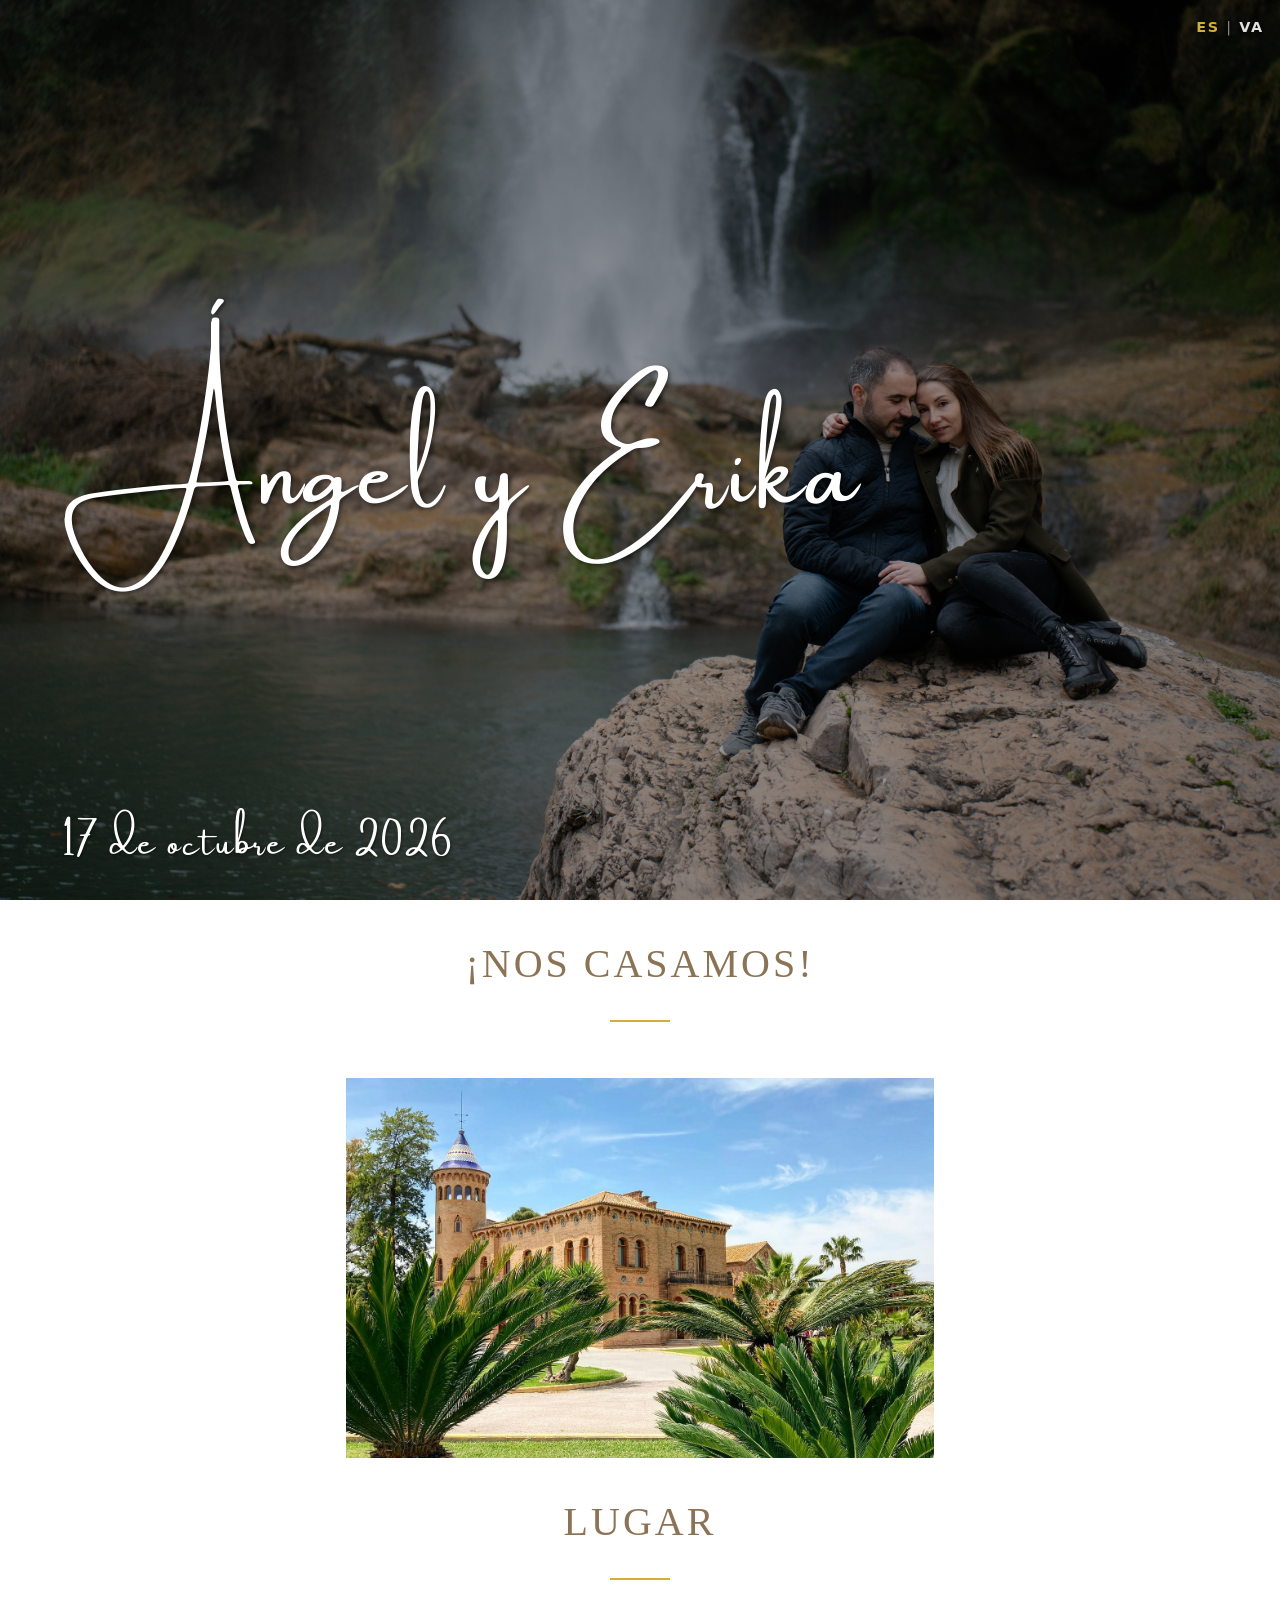
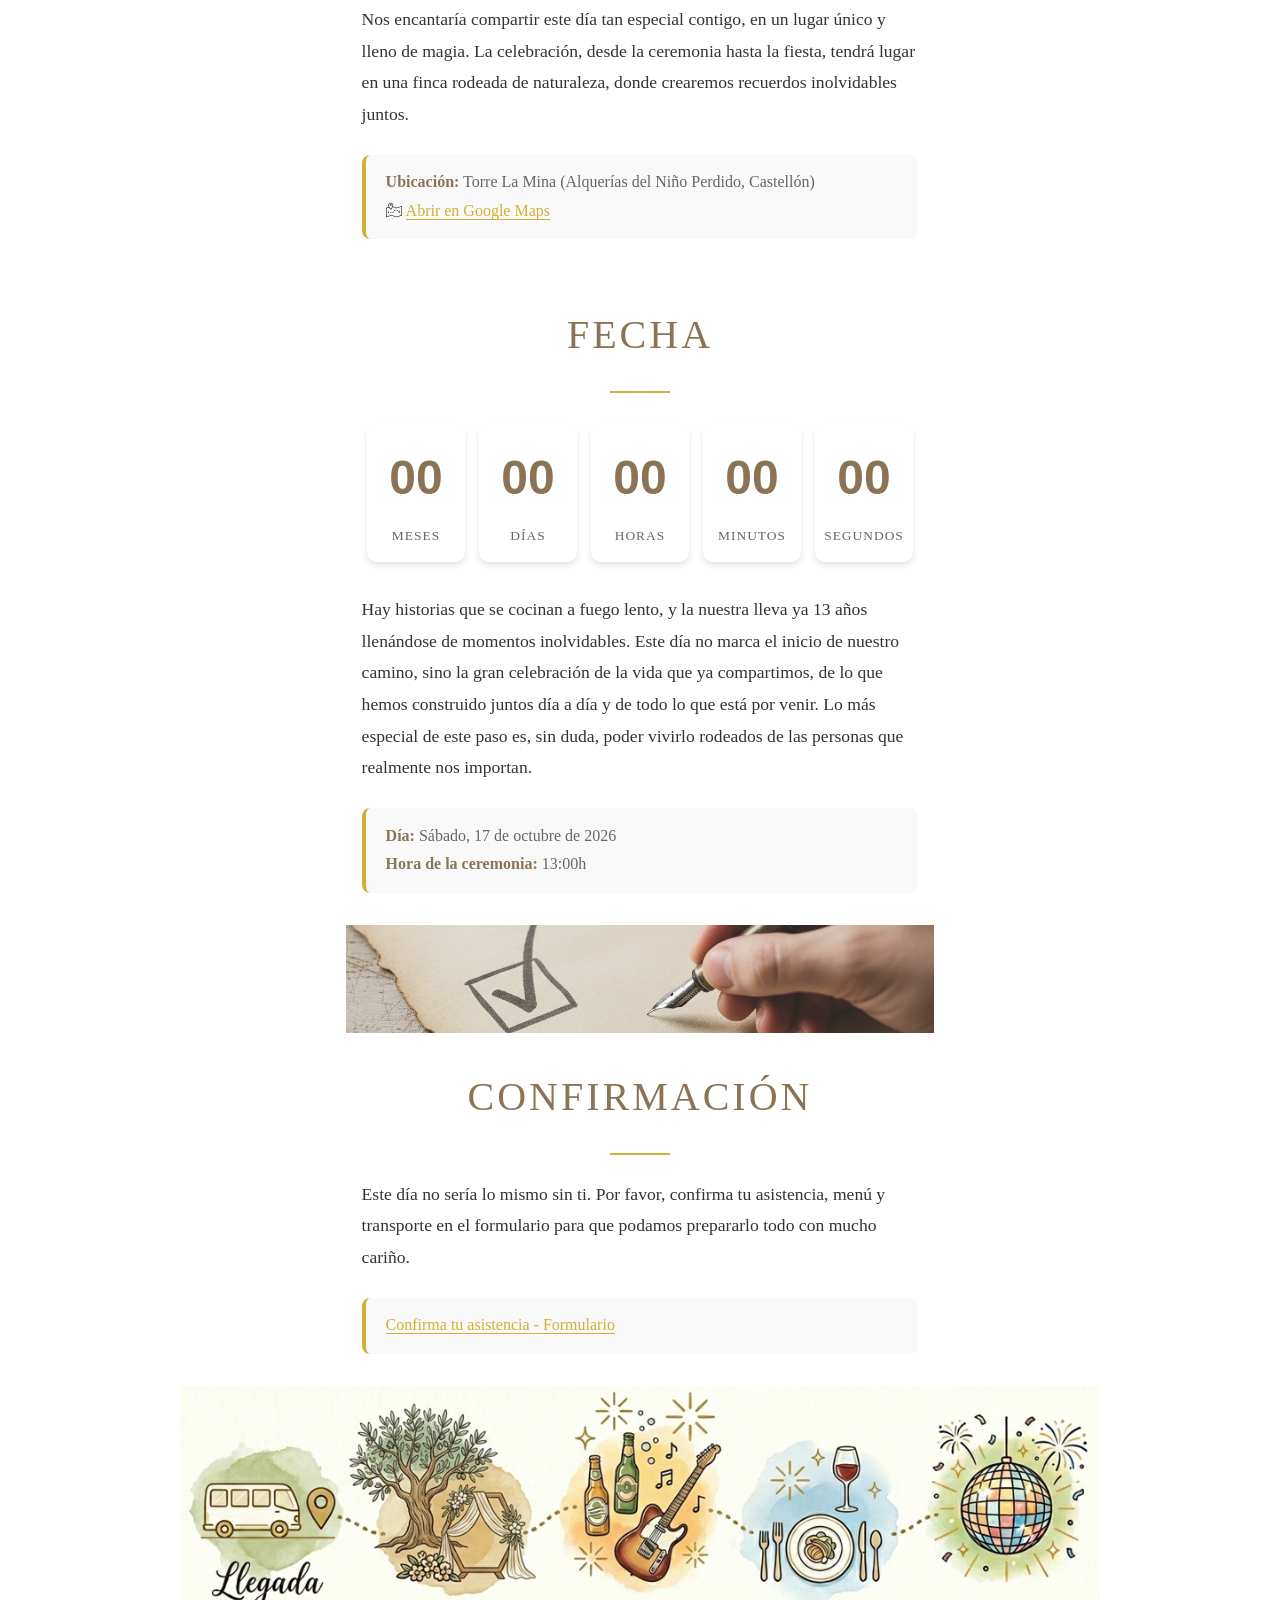
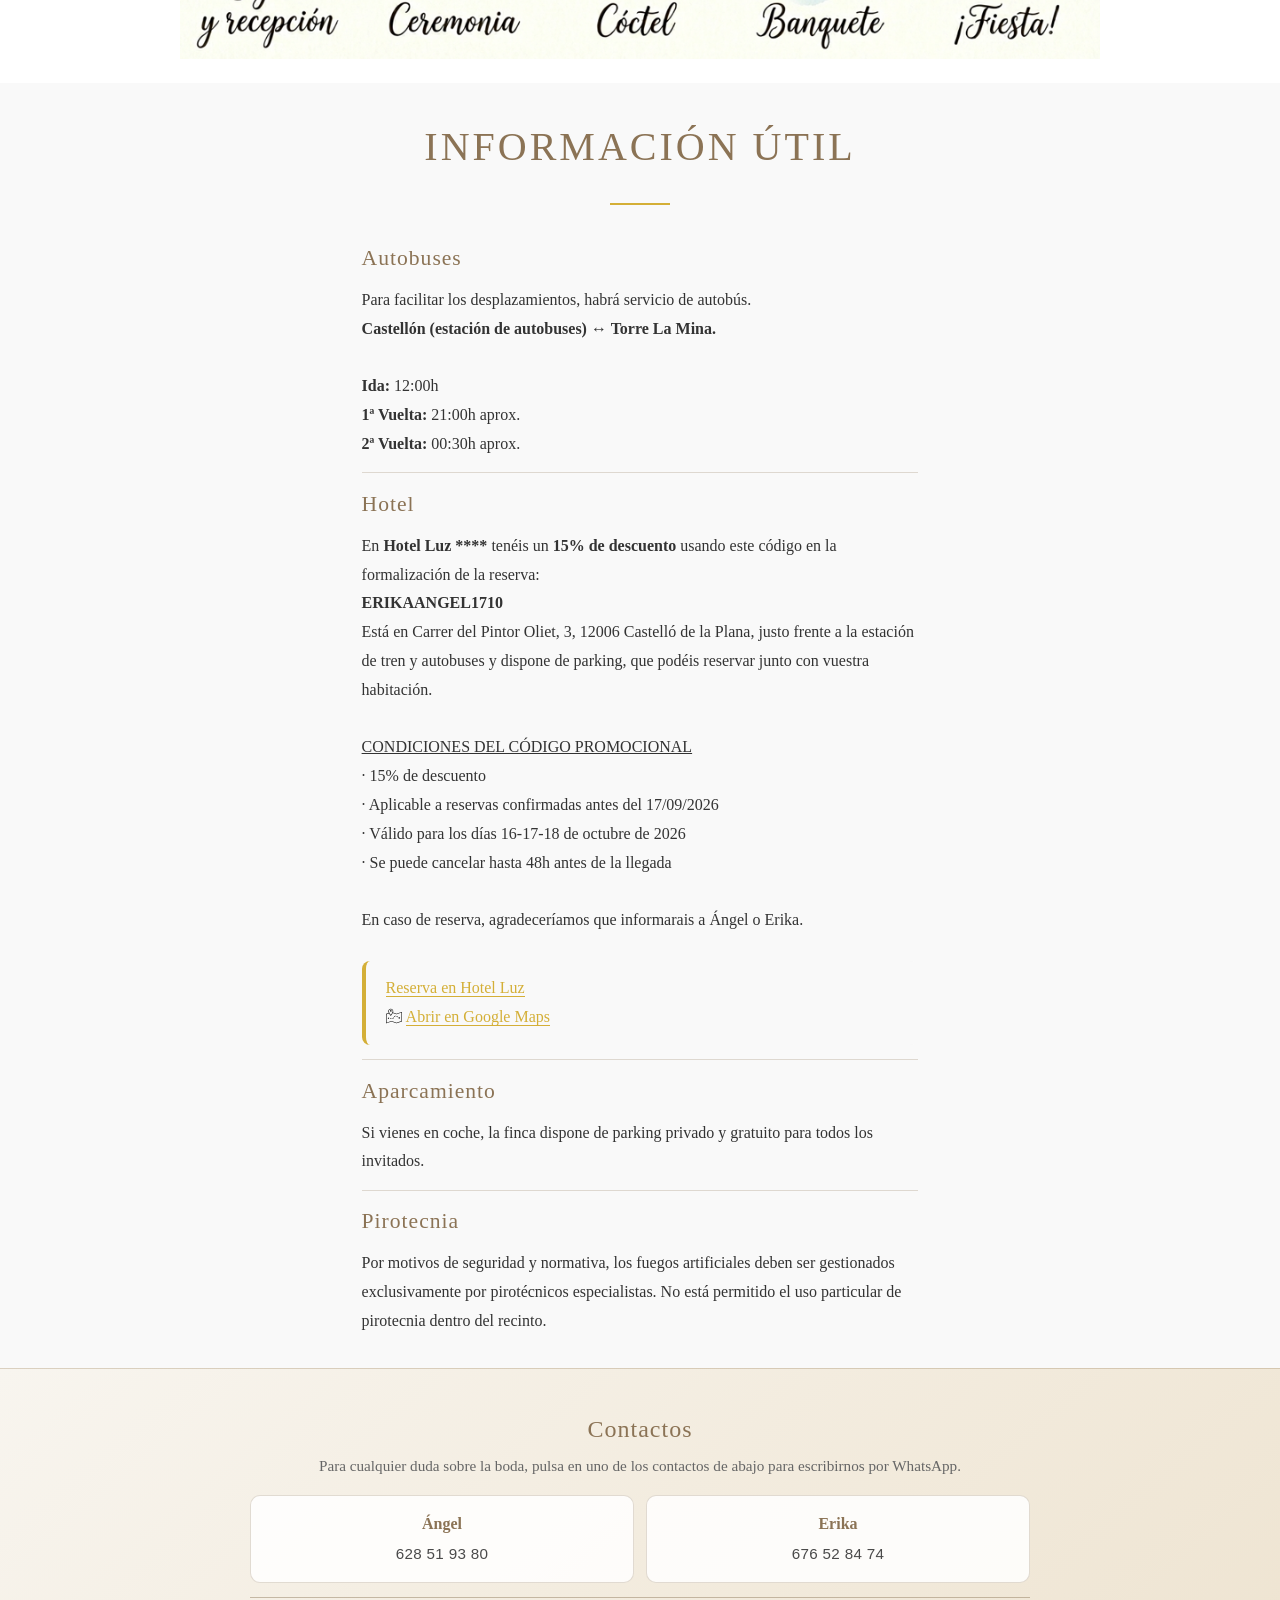
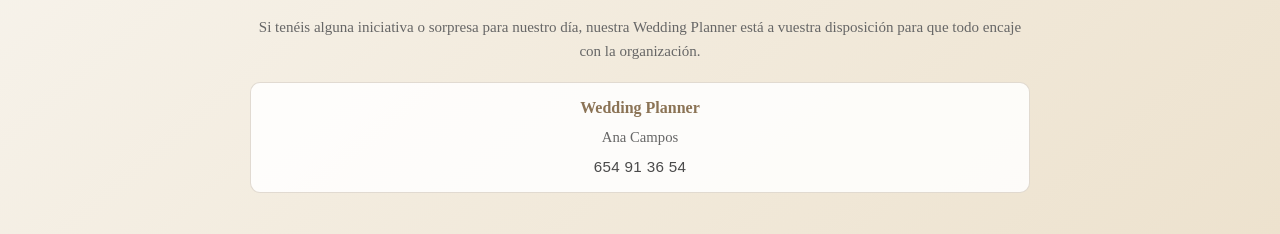
<file: index.html>
<!DOCTYPE html>
<html lang="es">
<head>
    <meta charset="UTF-8">
    <meta name="viewport" content="width=device-width, initial-scale=1.0">
    <meta name="description" content="Boda de Ángel y Erika - 17 de octubre de 2026">
    <title>Ángel y Erika - Nuestra Boda</title>
    <link rel="stylesheet" href="styles.css">
    <meta name="robots" content="noindex, nofollow">
</head>
<body>
    <!-- Pantalla de bienvenida (solo móviles) -->
    <div id="welcome-overlay" role="presentation" aria-label="Abrir invitación">
        <div class="welcome-book">
            <div class="welcome-book-left"></div>
            <div class="welcome-book-right"></div>
            <div class="welcome-book-hint">Toca para abrir</div>
            <div class="welcome-tap-indicator" aria-hidden="true">
                <img
                    class="welcome-tap-indicator-icon"
                    src="images/tap_button_splash_screen.png"
                    alt=""
                >
            </div>
        </div>
    </div>

    <!-- Cabecera con foto de novios -->
    <header class="hero">
        <div class="hero-image">
            <div class="hero-overlay"></div>
            <nav class="lang-switch" aria-label="Selector de idioma">
                <a href="./" class="lang-switch-link lang-switch-link--current" aria-current="page">ES</a>
                <span class="lang-switch-sep" aria-hidden="true">|</span>
                <a href="va/" class="lang-switch-link">VA</a>
            </nav>
            <div class="hero-content">
                <h1 class="hero-names">Ángel y Erika</h1>
                <p class="hero-date">17 de octubre de 2026</p>
            </div>
        </div>
    </header>

    <section class="info-section centered-section">
        <div class="section-content">
            <h2 class="section-title">¡NOS CASAMOS!</h2>
            <hr class="section-divider">
        </div>
    </section>

    <section class="standalone-image-section">
        <div class="section-image">
            <img src="images/lugar.jpg" alt="Lugar de la celebración">
        </div>
    </section>

    <section class="info-section centered-section">
        <div class="section-content">
            <h2 class="section-title">Lugar</h2>
            <hr class="section-divider">
            <p class="section-text">
                Nos encantaría compartir este día tan especial contigo, en un lugar único y lleno de magia. 
                La celebración, desde la ceremonia hasta la fiesta, tendrá lugar en una finca rodeada de naturaleza, donde crearemos 
                recuerdos inolvidables juntos.
            </p>
            <p class="section-details">
                <strong>Ubicación:</strong> Torre La Mina (Alquerías del Niño Perdido, Castellón)<br>
                <img src="images/ubi_icon.svg" alt="Cómo llegar" class="map-icon"> <a href="https://maps.app.goo.gl/XUp2CwsWqKUNVGP26" target="_blank" rel="noopener noreferrer" class="map-link">Abrir en Google Maps</a>
            </p>
        </div>
    </section>

    <section class="info-section reverse centered-section">
        <div class="section-content">
            <h2 class="section-title">Fecha</h2>
            <hr class="section-divider">
            <div class="countdown-section">
                <div class="countdown-container">
                    <div class="countdown-item">
                        <span class="countdown-number" id="months">00</span>
                        <span class="countdown-label">Meses</span>
                    </div>
                    <div class="countdown-item">
                        <span class="countdown-number" id="days">00</span>
                        <span class="countdown-label">Días</span>
                    </div>
                    <div class="countdown-item">
                        <span class="countdown-number" id="hours">00</span>
                        <span class="countdown-label">Horas</span>
                    </div>
                    <div class="countdown-item">
                        <span class="countdown-number" id="minutes">00</span>
                        <span class="countdown-label">Minutos</span>
                    </div>
                    <div class="countdown-item">
                        <span class="countdown-number" id="seconds">00</span>
                        <span class="countdown-label">Segundos</span>
                    </div>
                </div>
            </div>
            <p class="section-text">
                Hay historias que se cocinan a fuego lento, y la nuestra lleva ya 13 años llenándose de momentos inolvidables. Este día no marca el inicio de nuestro camino, sino la gran celebración de la vida que ya compartimos, de lo que hemos construido juntos día a día y de todo lo que está por venir. Lo más especial de este paso es, sin duda, poder vivirlo rodeados de las personas que realmente nos importan.
            </p>
            <p class="section-details">
                <strong>Día:</strong> Sábado, 17 de octubre de 2026<br>
                <strong>Hora de la ceremonia:</strong> 13:00h<br>
            </p>
        </div>
    </section>

    <section class="confirm-banner-section">
        <div class="confirm-banner-image">
            <img src="images/confirmacion.jpg" alt="Imagen de confirmación">
        </div>
    </section>

    <section class="info-section centered-section">
        <div class="section-content">
            <h2 class="section-title">Confirmación</h2>
            <hr class="section-divider">
            <p class="section-text">Este día no sería lo mismo sin ti. Por favor, confirma tu asistencia, menú y transporte en el formulario para que podamos prepararlo todo con mucho cariño.
            </p>
            <p class="section-details">
                <a href="https://forms.gle/J6Jb4pnh2gLP8Bbu5" target="_blank" rel="noopener noreferrer" class="form-link">Confirma tu asistencia - Formulario</a><br>
            </p>
        </div>
    </section>

    <section class="agenda-image-section">
        <div class="agenda-image-wrapper">
            <img src="images/agenda-del-dia-resized.png" alt="Agenda del día de la boda">
        </div>
    </section>

    <section class="info-section reverse info-useful-section centered-section">
        <div class="section-content">
            <h2 class="section-title">Información Útil</h2>
            <hr class="section-divider">
            <div class="info-useful-container">
                <div class="info-useful-list">
                    <div class="info-useful-item">
                        <h3 class="info-useful-title">Autobuses</h3>
                        <p class="info-useful-text">
                            Para facilitar los desplazamientos, habrá servicio de autobús.<br>
                            <strong>Castellón (estación de autobuses) ↔ Torre La Mina.</strong><br>
                            <br>
                            <strong>Ida:</strong> 12:00h<br>
                            <strong>1ª Vuelta:</strong> 21:00h aprox.<br>
                            <strong>2ª Vuelta:</strong> 00:30h aprox.
                        </p>
                    </div>
                    <div class="info-useful-item">
                        <h3 class="info-useful-title">Hotel</h3>
                        <p class="info-useful-text">
                            En <strong>Hotel Luz ****</strong> tenéis un <strong>15% de descuento</strong> usando este código en la formalización de la reserva:<br><strong>ERIKAANGEL1710</strong><br>Está en Carrer del Pintor Oliet, 3, 12006 Castelló de la Plana, justo frente a la estación de tren y autobuses y dispone de parking, que podéis reservar junto con vuestra habitación.<br><br>
                            <u>CONDICIONES DEL CÓDIGO PROMOCIONAL</u><br>
                            · 15% de descuento<br>
                            · Aplicable a reservas confirmadas antes del 17/09/2026<br>
                            · Válido para los días 16-17-18 de octubre de 2026<br>
                            · Se puede cancelar hasta 48h antes de la llegada<br><br>
                            
                            En caso de reserva, agradeceríamos que informarais a Ángel o Erika.
                        </p><br>
                        <p class="section-details">
                            <a href="https://www.hotelluz.com/es" target="_blank" rel="noopener noreferrer" class="map-link">Reserva en Hotel Luz</a><br>
                            <img src="images/ubi_icon.svg" alt="Ubicación" class="map-icon"> <a href="https://www.google.com/maps/search/?api=1&amp;query=Hotel+Luz+Castell%C3%B3n" target="_blank" rel="noopener noreferrer" class="map-link">Abrir en Google Maps</a>
                        </p>
                    </div>
                    <div class="info-useful-item">
                        <h3 class="info-useful-title">Aparcamiento</h3>
                        <p class="info-useful-text">
                            Si vienes en coche, la finca dispone de parking privado y gratuito para todos los invitados.
                        </p>
                    </div>
                    <div class="info-useful-item">
                        <h3 class="info-useful-title">Pirotecnia</h3>
                        <p class="info-useful-text">
                            Por motivos de seguridad y normativa, los fuegos artificiales deben ser gestionados exclusivamente por pirotécnicos especialistas. No está permitido el uso particular de pirotecnia dentro del recinto.
                        </p>
                    </div>
                </div>
            </div>
        </div>
    </section>

    <section class="info-section gifts-section">
        <div class="section-image">
            <img src="images/regalos.jpg" alt="Detalle para los novios">
        </div>
        <div class="section-content">
            <div class="gifts-container">
                <h2 class="section-title">Un detalle</h2>
                <hr class="section-divider">
                <p class="gifts-text">
                    Vuestra presencia es nuestro mayor regalo y lo único que deseamos es celebrar este día con vosotros. 
                    No obstante, si deseáis tener un detalle con nosotros, podéis hacerlo en la siguiente cuenta:
                </p>
                <div class="bank-info">
                    <div class="iban-container">
                        <span class="iban-label">IBAN:</span>
                        <span class="iban-value" id="iban">ES00 0000 0000 0000 0000 0000</span>
                        <button class="copy-btn" id="copyBtn" aria-label="Copiar IBAN al portapapeles">
                            <span class="copy-icon">📋</span>
                            <span class="copy-text">Copiar</span>
                        </button>
                    </div>
                    <p class="copy-feedback" id="copyFeedback"></p>
                </div>
            </div>
        </div>
    </section>

    <footer class="footer">
        <div class="footer-content">
            <p class="footer-title">Contactos</p>
            <p class="footer-subtitle">Para cualquier duda sobre la boda, pulsa en uno de los contactos de abajo para escribirnos por WhatsApp.</p>
            <div class="footer-contacts">
                <a class="footer-contact" href="https://wa.me/34628519380" target="_blank" rel="noopener noreferrer" aria-label="Escribir por WhatsApp a Ángel al 628 51 93 80">
                    <span class="footer-contact-name">Ángel</span>
                    <span class="footer-contact-phone">628 51 93 80</span>
                </a>
                <a class="footer-contact" href="https://wa.me/34676528474" target="_blank" rel="noopener noreferrer" aria-label="Escribir por WhatsApp a Erika al 676 52 84 74">
                    <span class="footer-contact-name">Erika</span>
                    <span class="footer-contact-phone">676 52 84 74</span>
                </a>
                <div class="footer-separator" aria-hidden="true"></div>
                <p class="footer-planner-message">Si tenéis alguna iniciativa o sorpresa para nuestro día, nuestra Wedding Planner está a vuestra disposición para que todo encaje con la organización.</p>
                <a class="footer-contact footer-contact--planner" href="https://wa.me/34654913654" target="_blank" rel="noopener noreferrer" aria-label="Escribir por WhatsApp a la Wedding Planner Ana Campos al +34 654 91 36 54">
                    <span class="footer-contact-name">Wedding Planner</span>
                    <span class="footer-contact-description">Ana Campos</span>
                    <span class="footer-contact-phone">654 91 36 54</span>
                </a>
            </div>
        </div>
    </footer>

    <script src="script.js"></script>
</body>
</html>
</file>
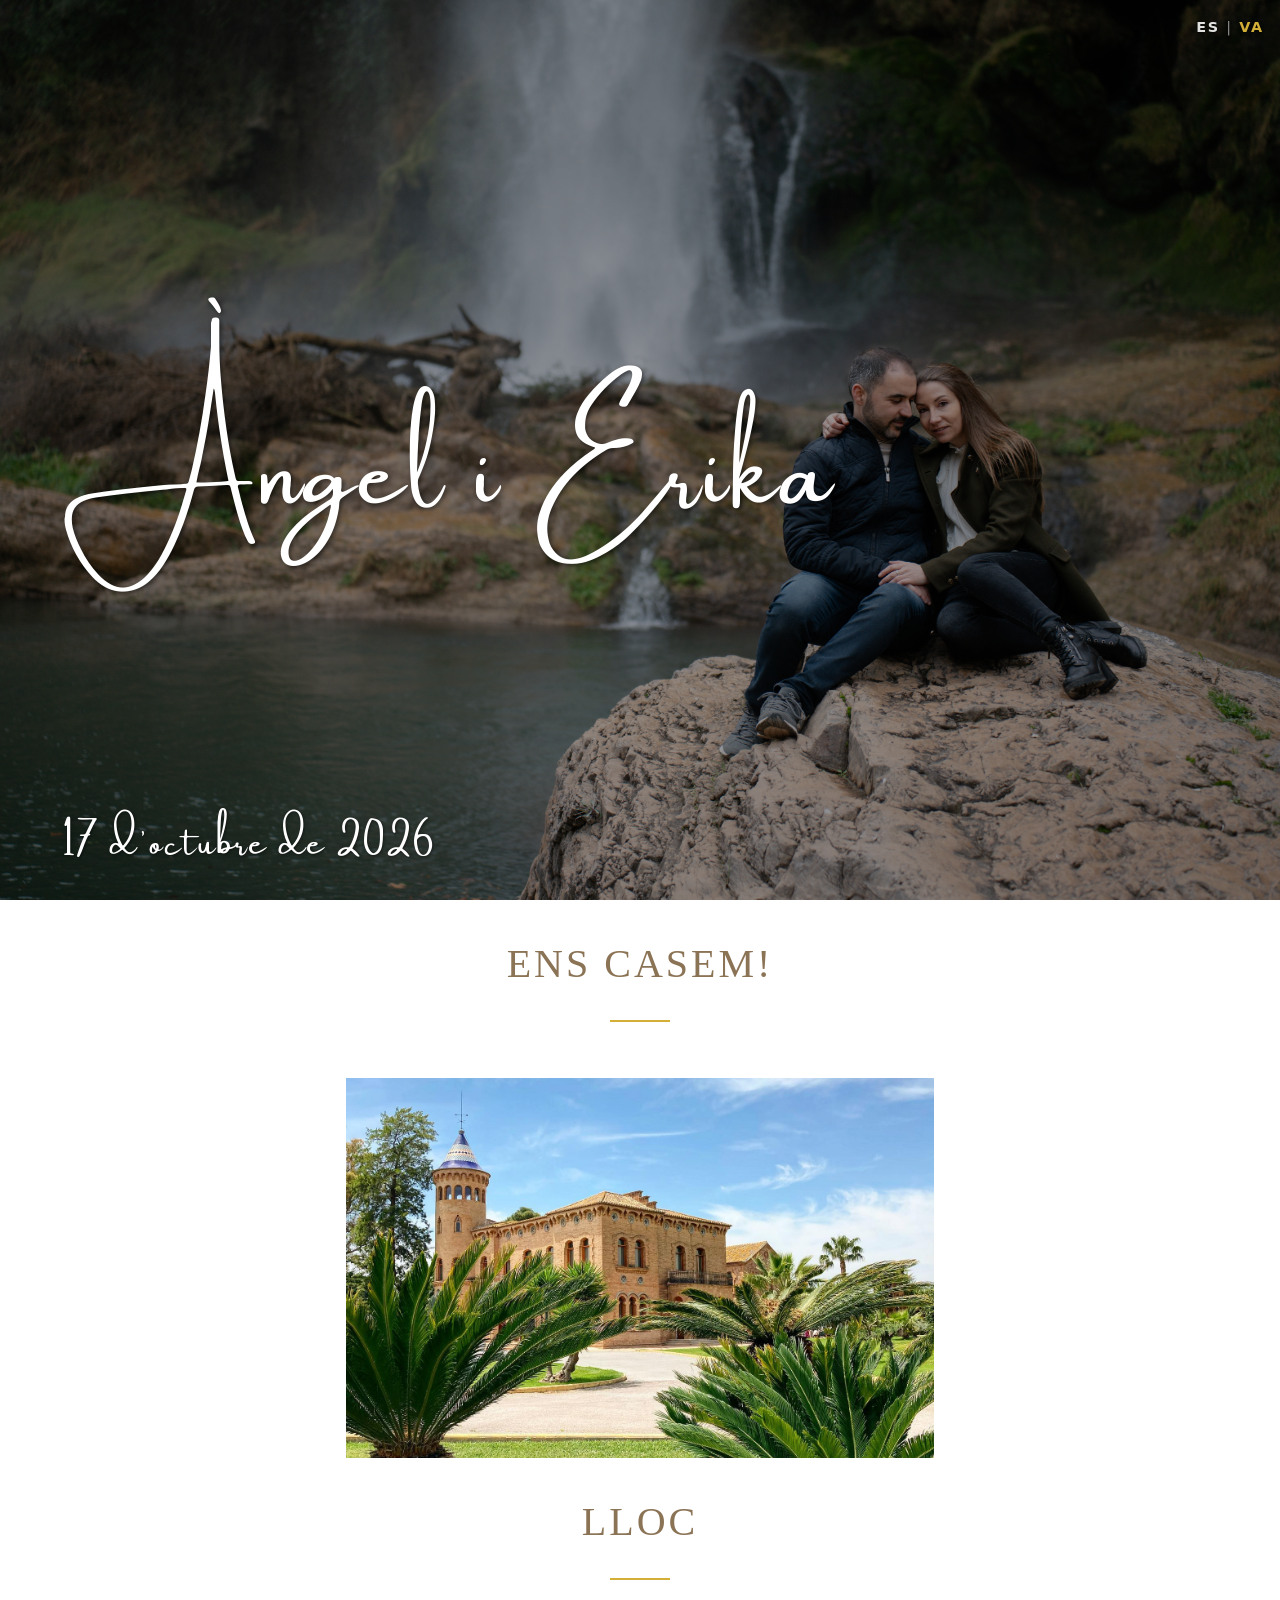
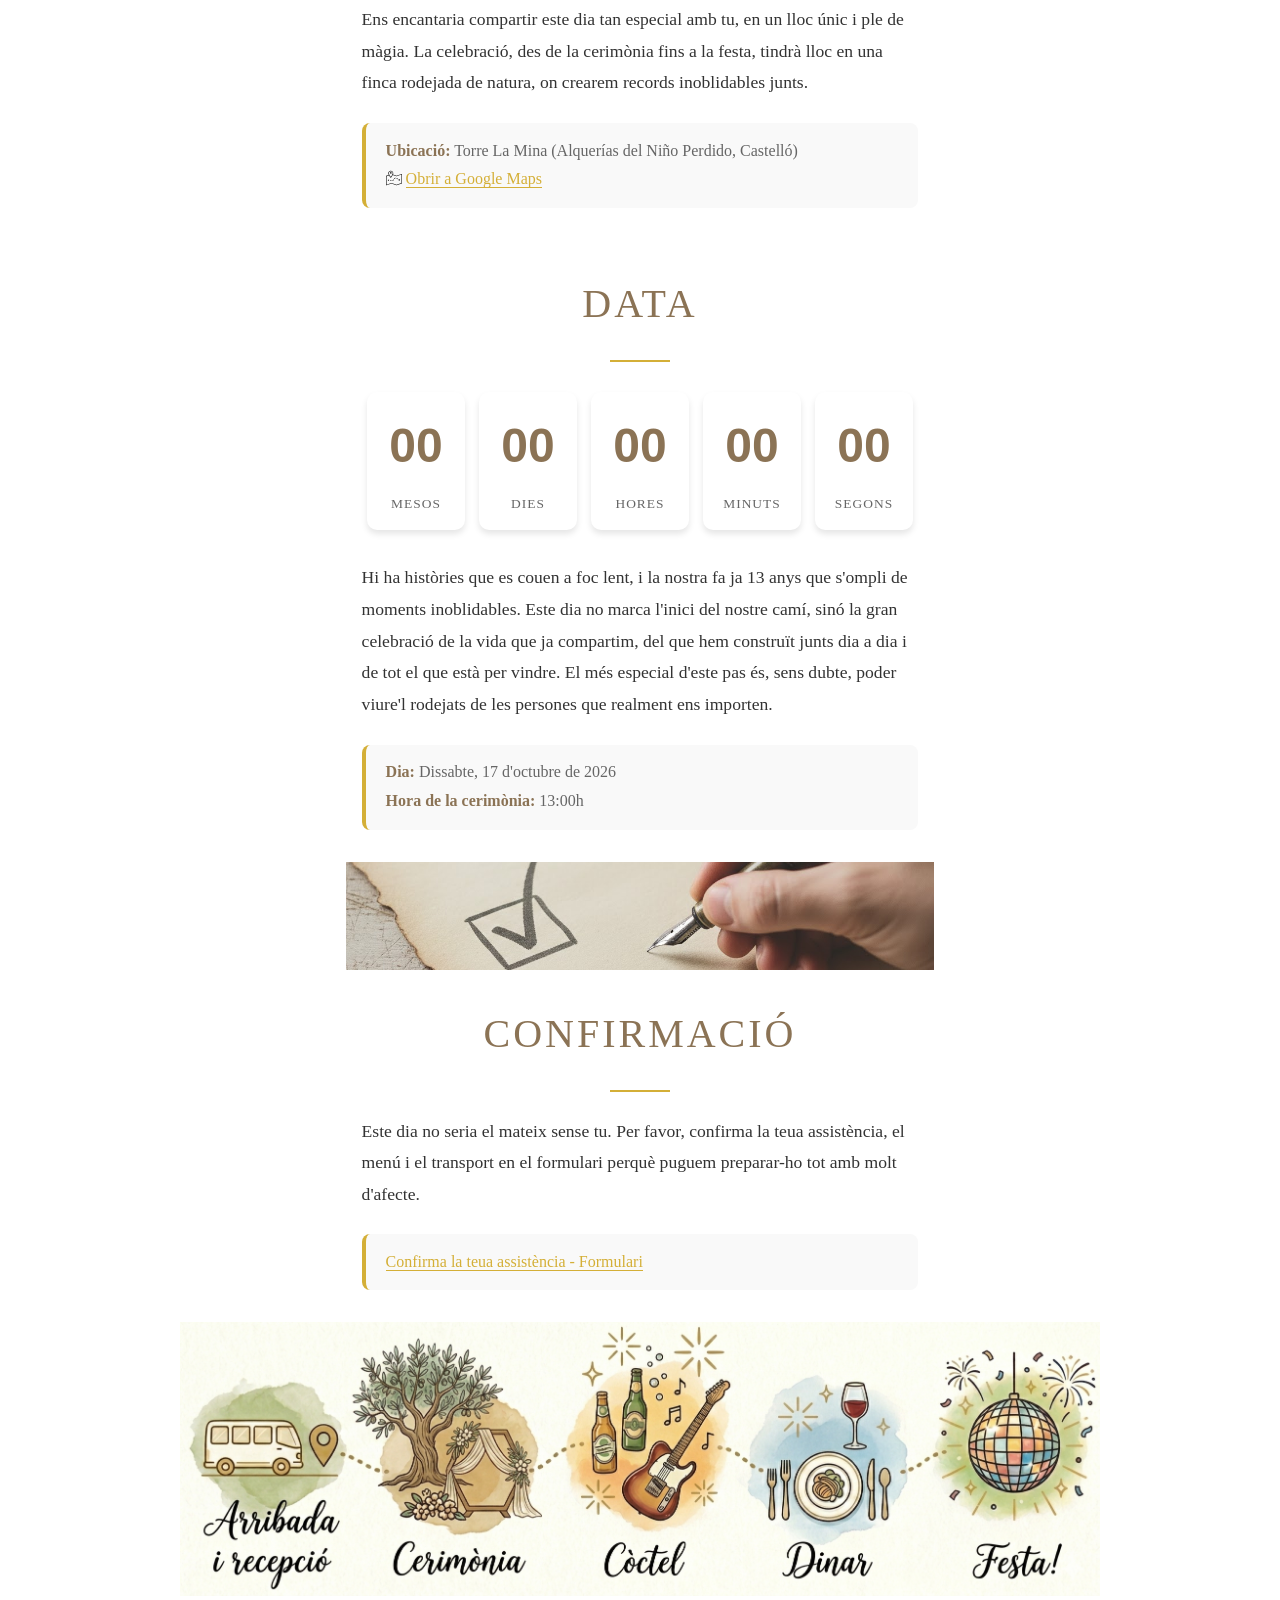
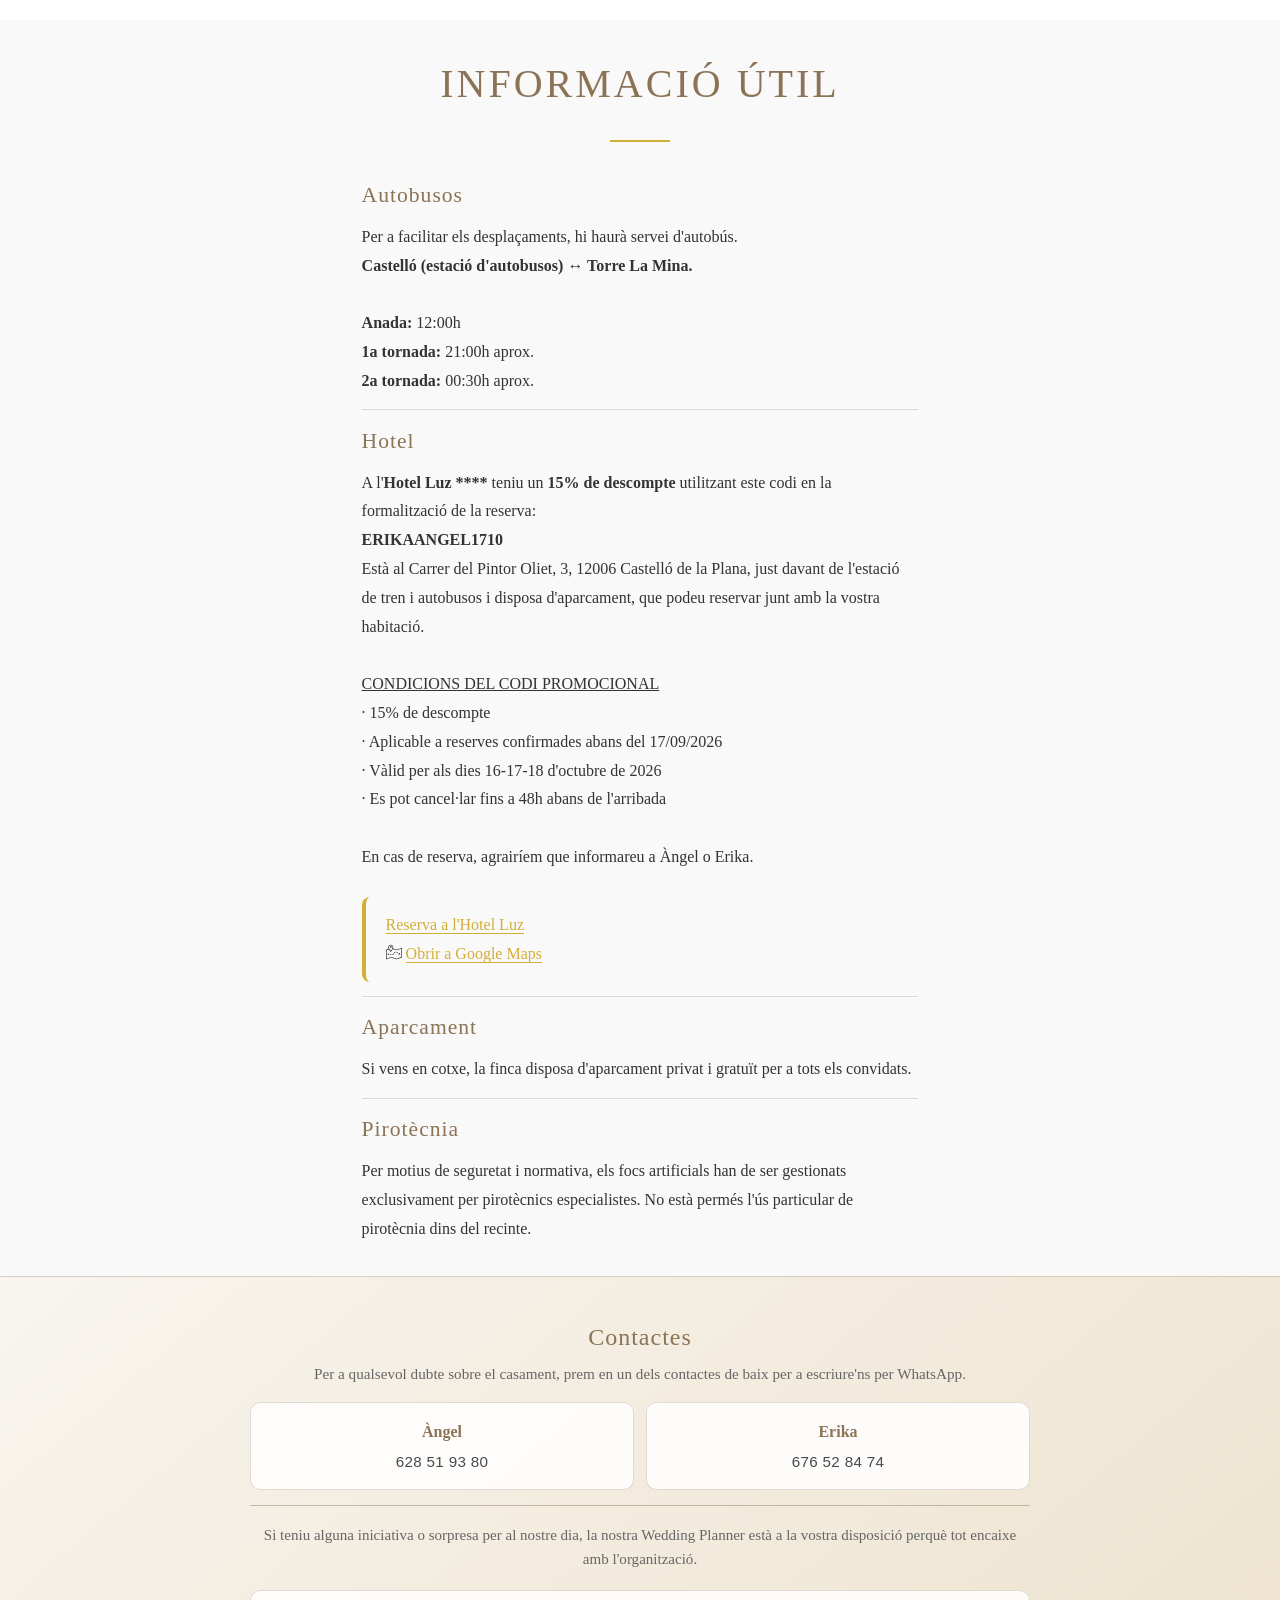
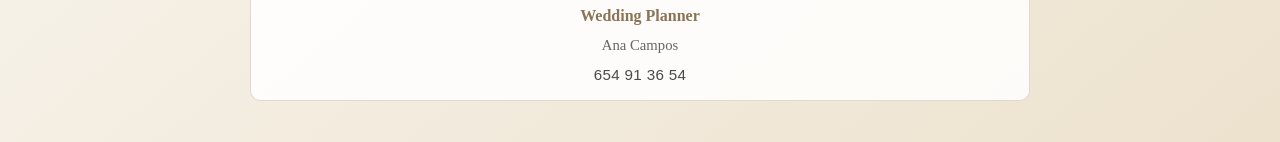
<file: va/index.html>
<!DOCTYPE html>
<html lang="ca-valencia">
<head>
    <meta charset="UTF-8">
    <meta name="viewport" content="width=device-width, initial-scale=1.0">
    <meta name="description" content="Casament d'Àngel i Erika - 17 d'octubre de 2026">
    <title>Àngel i Erika - El nostre casament</title>
    <link rel="stylesheet" href="../styles.css">
    <meta name="robots" content="noindex, nofollow">
</head>
<body>
    <div id="welcome-overlay" role="presentation" aria-label="Obrir invitació">
        <div class="welcome-book">
            <div class="welcome-book-left"></div>
            <div class="welcome-book-right"></div>
            <div class="welcome-book-hint">Toca per a obrir</div>
            <div class="welcome-tap-indicator" aria-hidden="true">
                <img
                    class="welcome-tap-indicator-icon"
                    src="../images/tap_button_splash_screen.png"
                    alt=""
                >
            </div>
        </div>
    </div>

    <header class="hero">
        <div class="hero-image">
            <div class="hero-overlay"></div>
            <nav class="lang-switch" aria-label="Selector d'idioma">
                <a href="../" class="lang-switch-link">ES</a>
                <span class="lang-switch-sep" aria-hidden="true">|</span>
                <a href="./" class="lang-switch-link lang-switch-link--current" aria-current="page">VA</a>
            </nav>
            <div class="hero-content">
                <h1 class="hero-names">Àngel i Erika</h1>
                <p class="hero-date">17 d'octubre de 2026</p>
            </div>
        </div>
    </header>

    <section class="info-section centered-section">
        <div class="section-content">
            <h2 class="section-title">ENS CASEM!</h2>
            <hr class="section-divider">
        </div>
    </section>

    <section class="standalone-image-section">
        <div class="section-image">
            <img src="../images/lugar.jpg" alt="Lloc de la celebració">
        </div>
    </section>

    <section class="info-section centered-section">
        <div class="section-content">
            <h2 class="section-title">Lloc</h2>
            <hr class="section-divider">
            <p class="section-text">
                Ens encantaria compartir este dia tan especial amb tu, en un lloc únic i ple de màgia.
                La celebració, des de la cerimònia fins a la festa, tindrà lloc en una finca rodejada de natura, on crearem
                records inoblidables junts.
            </p>
            <p class="section-details">
                <strong>Ubicació:</strong> Torre La Mina (Alquerías del Niño Perdido, Castelló)<br>
                <img src="../images/ubi_icon.svg" alt="Com arribar" class="map-icon"> <a href="https://maps.app.goo.gl/XUp2CwsWqKUNVGP26" target="_blank" rel="noopener noreferrer" class="map-link">Obrir a Google Maps</a>
            </p>
        </div>
    </section>

    <section class="info-section reverse centered-section">
        <div class="section-content">
            <h2 class="section-title">Data</h2>
            <hr class="section-divider">
            <div class="countdown-section">
                <div class="countdown-container">
                    <div class="countdown-item">
                        <span class="countdown-number" id="months">00</span>
                        <span class="countdown-label">Mesos</span>
                    </div>
                    <div class="countdown-item">
                        <span class="countdown-number" id="days">00</span>
                        <span class="countdown-label">Dies</span>
                    </div>
                    <div class="countdown-item">
                        <span class="countdown-number" id="hours">00</span>
                        <span class="countdown-label">Hores</span>
                    </div>
                    <div class="countdown-item">
                        <span class="countdown-number" id="minutes">00</span>
                        <span class="countdown-label">Minuts</span>
                    </div>
                    <div class="countdown-item">
                        <span class="countdown-number" id="seconds">00</span>
                        <span class="countdown-label">Segons</span>
                    </div>
                </div>
            </div>
            <p class="section-text">
                Hi ha històries que es couen a foc lent, i la nostra fa ja 13 anys que s'ompli de moments inoblidables. Este dia no marca l'inici del nostre camí, sinó la gran celebració de la vida que ja compartim, del que hem construït junts dia a dia i de tot el que està per vindre. El més especial d'este pas és, sens dubte, poder viure'l rodejats de les persones que realment ens importen.
            </p>
            <p class="section-details">
                <strong>Dia:</strong> Dissabte, 17 d'octubre de 2026<br>
                <strong>Hora de la cerimònia:</strong> 13:00h<br>
            </p>
        </div>
    </section>

    <section class="confirm-banner-section">
        <div class="confirm-banner-image">
            <img src="../images/confirmacion.jpg" alt="Imatge de confirmació">
        </div>
    </section>

    <section class="info-section centered-section">
        <div class="section-content">
            <h2 class="section-title">Confirmació</h2>
            <hr class="section-divider">
            <p class="section-text">Este dia no seria el mateix sense tu. Per favor, confirma la teua assistència, el menú i el transport en el formulari perquè puguem preparar-ho tot amb molt d'afecte.
            </p>
            <p class="section-details">
                <a href="https://forms.gle/J6Jb4pnh2gLP8Bbu5" target="_blank" rel="noopener noreferrer" class="form-link">Confirma la teua assistència - Formulari</a><br>
            </p>
        </div>
    </section>

    <section class="agenda-image-section">
        <div class="agenda-image-wrapper">
            <img src="../images/agenda-del-dia-va.png" alt="Agenda del dia del casament">
        </div>
    </section>

    <section class="info-section reverse info-useful-section centered-section">
        <div class="section-content">
            <h2 class="section-title">Informació útil</h2>
            <hr class="section-divider">
            <div class="info-useful-container">
                <div class="info-useful-list">
                    <div class="info-useful-item">
                        <h3 class="info-useful-title">Autobusos</h3>
                        <p class="info-useful-text">
                            Per a facilitar els desplaçaments, hi haurà servei d'autobús.<br>
                            <strong>Castelló (estació d'autobusos) ↔ Torre La Mina.</strong><br>
                            <br>
                            <strong>Anada:</strong> 12:00h<br>
                            <strong>1a tornada:</strong> 21:00h aprox.<br>
                            <strong>2a tornada:</strong> 00:30h aprox.
                        </p>
                    </div>
                    <div class="info-useful-item">
                        <h3 class="info-useful-title">Hotel</h3>
                        <p class="info-useful-text">
                            A l'<strong>Hotel Luz ****</strong> teniu un <strong>15% de descompte</strong> utilitzant este codi en la formalització de la reserva:<br><strong>ERIKAANGEL1710</strong><br>Està al Carrer del Pintor Oliet, 3, 12006 Castelló de la Plana, just davant de l'estació de tren i autobusos i disposa d'aparcament, que podeu reservar junt amb la vostra habitació.<br><br>
                            <u>CONDICIONS DEL CODI PROMOCIONAL</u><br>
                            · 15% de descompte<br>
                            · Aplicable a reserves confirmades abans del 17/09/2026<br>
                            · Vàlid per als dies 16-17-18 d'octubre de 2026<br>
                            · Es pot cancel·lar fins a 48h abans de l'arribada<br><br>
                            
                            En cas de reserva, agrairíem que informareu a Àngel o Erika.
                        </p><br>
                        <p class="section-details">
                            <a href="https://www.hotelluz.com/es" target="_blank" rel="noopener noreferrer" class="map-link">Reserva a l'Hotel Luz</a><br>
                            <img src="../images/ubi_icon.svg" alt="Ubicació" class="map-icon"> <a href="https://www.google.com/maps/search/?api=1&amp;query=Hotel+Luz+Castell%C3%B3n" target="_blank" rel="noopener noreferrer" class="map-link">Obrir a Google Maps</a>
                        </p>
                    </div>
                    <div class="info-useful-item">
                        <h3 class="info-useful-title">Aparcament</h3>
                        <p class="info-useful-text">
                            Si vens en cotxe, la finca disposa d'aparcament privat i gratuït per a tots els convidats.
                        </p>
                    </div>
                    <div class="info-useful-item">
                        <h3 class="info-useful-title">Pirotècnia</h3>
                        <p class="info-useful-text">
                            Per motius de seguretat i normativa, els focs artificials han de ser gestionats exclusivament per pirotècnics especialistes. No està permés l'ús particular de pirotècnia dins del recinte.
                        </p>
                    </div>
                </div>
            </div>
        </div>
    </section>

    <section class="info-section gifts-section">
        <div class="section-image">
            <img src="../images/regalos.jpg" alt="Detall per als nuvis">
        </div>
        <div class="section-content">
            <div class="gifts-container">
                <h2 class="section-title">Un detall</h2>
                <hr class="section-divider">
                <p class="gifts-text">
                    La vostra presència és el nostre major regal i l'únic que desitgem és celebrar este dia amb vosaltres.
                    No obstant això, si desitgeu tindre un detall amb nosaltres, podeu fer-ho en el següent compte:
                </p>
                <div class="bank-info">
                    <div class="iban-container">
                        <span class="iban-label">IBAN:</span>
                        <span class="iban-value" id="iban">ES00 0000 0000 0000 0000 0000</span>
                        <button class="copy-btn" id="copyBtn" aria-label="Copiar IBAN al porta-retalls">
                            <span class="copy-icon">📋</span>
                            <span class="copy-text">Copiar</span>
                        </button>
                    </div>
                    <p class="copy-feedback" id="copyFeedback"></p>
                </div>
            </div>
        </div>
    </section>

    <footer class="footer">
        <div class="footer-content">
            <p class="footer-title">Contactes</p>
            <p class="footer-subtitle">Per a qualsevol dubte sobre el casament, prem en un dels contactes de baix per a escriure'ns per WhatsApp.</p>
            <div class="footer-contacts">
                <a class="footer-contact" href="https://wa.me/34628519380" target="_blank" rel="noopener noreferrer" aria-label="Escriure per WhatsApp a Àngel al 628 51 93 80">
                    <span class="footer-contact-name">Àngel</span>
                    <span class="footer-contact-phone">628 51 93 80</span>
                </a>
                <a class="footer-contact" href="https://wa.me/34676528474" target="_blank" rel="noopener noreferrer" aria-label="Escriure per WhatsApp a Erika al 676 52 84 74">
                    <span class="footer-contact-name">Erika</span>
                    <span class="footer-contact-phone">676 52 84 74</span>
                </a>
                <div class="footer-separator" aria-hidden="true"></div>
                <p class="footer-planner-message">Si teniu alguna iniciativa o sorpresa per al nostre dia, la nostra Wedding Planner està a la vostra disposició perquè tot encaixe amb l'organització.</p>
                <a class="footer-contact footer-contact--planner" href="https://wa.me/34654913654" target="_blank" rel="noopener noreferrer" aria-label="Escriure per WhatsApp a la Wedding Planner Ana Campos al +34 654 91 36 54">
                    <span class="footer-contact-name">Wedding Planner</span>
                    <span class="footer-contact-description">Ana Campos</span>
                    <span class="footer-contact-phone">654 91 36 54</span>
                </a>
            </div>
        </div>
    </footer>

    <script src="../script.js"></script>
</body>
</html>
</file>
<file: styles.css>
@font-face {
    font-family: 'Amsterdam One';
    src: url('fonts/Amsterdam One 400.ttf') format('truetype');
    font-weight: 400;
    font-style: normal;
    font-display: swap;
}

* {
    margin: 0;
    padding: 0;
    box-sizing: border-box;
}

:root {
    --primary-color: #d4af37;
    --secondary-color: #8b7355;
    --text-color: #333;
    --light-text: #666;
    --white: #ffffff;
    --overlay: rgba(0, 0, 0, 0.4);
    --content-region-width: min(46vw, 760px);
}

body {
    font-family: 'Georgia', 'Times New Roman', serif;
    color: var(--text-color);
    line-height: 1.6;
    overflow-x: hidden;
}

/* Hero Section */
.hero {
    width: 100%;
    height: 100vh;
    position: relative;
    overflow: hidden;
}

.hero-image {
    width: 100%;
    height: 100%;
    background-image: url('images/novios2.jpg');
    background-size: cover;
    background-position: center;
    background-repeat: no-repeat;
    position: relative;
    filter: none;
}

.hero-overlay {
    position: absolute;
    top: 0;
    left: 0;
    width: 100%;
    height: 100%;
    background: var(--overlay);
    z-index: 1;
}

.hero-content {
    position: absolute;
    top: 0;
    left: 0;
    width: 100%;
    height: 100%;
    z-index: 2;
    color: var(--white);
}

.hero-names {
    font-family: 'Amsterdam One', 'Georgia', serif;
    font-size: 5rem;
    font-weight: 400;
    letter-spacing: 4px;
    text-transform: none;
    text-shadow: 2px 2px 4px rgba(0, 0, 0, 0.5);
    white-space: nowrap;
    line-height: 1.1;
    /* Centrado vertical, alineado a la izquierda */
    position: absolute;
    top: 50%;
    left: 5%;
    transform: translateY(-50%);
}

.hero-date {
    font-family: 'Amsterdam One', 'Georgia', serif;
    font-size: 2rem;
    letter-spacing: 2px;
    font-weight: 400;
    text-shadow: 1px 1px 3px rgba(0, 0, 0, 0.5);
    line-height: 1.2;
    /* Esquina inferior izquierda */
    position: absolute;
    bottom: 5%;
    left: 5%;
}

/* Selector ES | VA (dalt a la dreta sobre la foto; dins .hero-image per alçada i z-index correctes en mòbil) */
.lang-switch {
    position: absolute;
    top: calc(1rem + env(safe-area-inset-top, 0px));
    right: calc(1rem + env(safe-area-inset-right, 0px));
    left: auto;
    z-index: 5;
    display: flex;
    align-items: center;
    gap: 0.4rem;
    width: max-content;
    max-width: calc(100% - 2rem);
    font-family: system-ui, -apple-system, 'Segoe UI', sans-serif;
    font-size: 0.9rem;
    font-weight: 600;
    letter-spacing: 0.12em;
    pointer-events: auto;
}

.lang-switch-link {
    color: var(--white);
    text-decoration: none;
    text-shadow: 0 1px 3px rgba(0, 0, 0, 0.65);
    opacity: 0.88;
    transition: opacity 0.2s ease, color 0.2s ease;
}

.lang-switch-link:hover {
    opacity: 1;
    color: var(--primary-color);
}

.lang-switch-link--current {
    opacity: 1;
    color: var(--primary-color);
    pointer-events: none;
    cursor: default;
}

.lang-switch-sep {
    color: rgba(255, 255, 255, 0.55);
    text-shadow: 0 1px 2px rgba(0, 0, 0, 0.5);
    font-weight: 400;
    user-select: none;
}

/* Countdown Section */
.countdown-section {
    background: var(--white);
    padding: 0.4rem 0.35rem 2rem;
    text-align: center;
}

.countdown-container {
    display: flex;
    justify-content: center;
    align-items: center;
    flex-wrap: wrap;
    gap: 1.5rem;
    max-width: 1200px;
    margin: 0 auto;
}

.countdown-item {
    display: flex;
    flex-direction: column;
    align-items: center;
    min-width: 80px;
    padding: 1rem;
    background: var(--white);
    border-radius: 10px;
    box-shadow: 0 4px 6px rgba(0, 0, 0, 0.1);
}

.countdown-number {
    font-size: 2.5rem;
    font-weight: bold;
    color: var(--secondary-color);
    font-family: 'Arial', sans-serif;
    display: block;
    margin-bottom: 0.5rem;
}

.countdown-label {
    font-size: 0.84rem;
    color: var(--light-text);
    text-transform: uppercase;
    letter-spacing: 1px;
}

.standalone-image-section {
    background: var(--white);
    display: flex;
    justify-content: center;
    padding: 0 1rem;
}

.standalone-image-section .section-image {
    width: min(100%, 920px);
    height: 340px;
}

.agenda-image-section {
    background: var(--white);
    display: flex;
    justify-content: center;
    padding: 0 1rem 1.5rem;
}

.agenda-image-wrapper {
    width: min(100%, 920px);
}

.agenda-image-wrapper img {
    width: 100%;
    height: auto;
    display: block;
}

.confirm-banner-section {
    background: var(--white);
    display: flex;
    justify-content: center;
    padding: 0 1rem;
}

.confirm-banner-image {
    width: min(100%, 920px);
    height: 96px;
    overflow: hidden;
}

.confirm-banner-image img {
    width: 100%;
    height: 100%;
    object-fit: cover;
    object-position: center 54%;
}

/* Info Sections */
.info-section {
    display: flex;
    flex-direction: column;
    min-height: auto;
    background: var(--white);
}

.info-section.reverse {
    /* En móvil queremos siempre imagen primero y texto después.
       El efecto inverso solo se aplicará en pantallas grandes (ver media query). */
    flex-direction: column;
}

.section-image {
    width: 100%;
    height: 400px;
    overflow: hidden;
    position: relative;
}

.section-image img {
    width: 100%;
    height: 100%;
    object-fit: cover;
    transition: transform 0.3s ease;
}

.section-image:hover img {
    transform: scale(1.05);
}

.section-image-fecha {
    width: min(100%, 400px);
    aspect-ratio: 1 / 1;
    height: auto;
    margin: 0 auto;
}

.section-image-fecha img {
    object-position: center bottom;
}

.section-content {
    padding: 1.75rem 1.5rem;
    max-width: 800px;
    margin: 0 auto;
    width: 100%;
}

.centered-section {
    min-height: auto;
}

.centered-section .section-content {
    width: 100%;
    max-width: 920px;
}

.section-divider {
    width: 60px;
    height: 2px;
    border: none;
    background: var(--primary-color);
    margin: 0 auto 1.5rem auto;
}

.section-title {
    font-size: 2.5rem;
    color: var(--secondary-color);
    margin-bottom: 1.5rem;
    text-align: center;
    font-weight: 300;
    letter-spacing: 3px;
    text-transform: uppercase;
}

.section-text {
    font-size: 1.1rem;
    line-height: 1.8;
    color: var(--text-color);
    margin-bottom: 1.5rem;
    text-align: justify;
}

.section-details {
    font-size: 1rem;
    color: var(--light-text);
    line-height: 1.8;
    background: #f9f9f9;
    padding: 0.85rem 1.25rem;
    border-radius: 8px;
    border-left: 4px solid var(--primary-color);
}

.section-details strong {
    color: var(--secondary-color);
}

.section-details .map-link,
.section-details .form-link {
    color: var(--primary-color);
    text-decoration: none;
    font-weight: 500;
    border-bottom: 1px solid var(--primary-color);
    transition: color 0.3s ease, border-color 0.3s ease;
}

.section-details .map-link:hover,
.section-details .form-link:hover {
    color: var(--secondary-color);
    border-bottom-color: var(--secondary-color);
}

.map-icon {
    width: 1em;
    height: 1em;
    display: inline-block;
    vertical-align: -0.1em;
}

.form-icon {
    width: 1.2em;
    height: 1.2em;
    display: inline-block;
    vertical-align: -0.12em;
    margin-right: 0.3em;
}

.hotel-icon {
    width: 1.2em;
    height: 1.2em;
    display: inline-block;
    vertical-align: -0.1em;
    margin-right: 0.3em;
}

/* Información Útil Section */
/* Información Útil Section */
.info-section.info-useful-section {
    background: #f9f9f9;
}

.info-useful-container {
    max-width: 100%;
    margin: 0 auto;
}

.info-useful-list {
    display: flex;
    flex-direction: column;
    gap: 0.85rem;
    margin-top: 0.75rem;
}

.info-useful-item {
    padding: 0 0 0.85rem 0;
    border-bottom: 1px solid rgba(139, 115, 85, 0.25);
}

.info-useful-item:last-child {
    border-bottom: none;
    padding-bottom: 0;
}

.info-useful-title {
    font-size: 1.35rem;
    color: var(--secondary-color);
    margin-bottom: 0.65rem;
    font-weight: 400;
    letter-spacing: 1px;
}

.info-useful-text {
    font-size: 1rem;
    line-height: 1.8;
    color: var(--text-color);
}

/* Regalos Section - Ocultada de momento (quitar display:none para mostrar) */
.info-section.gifts-section {
    display: none !important;
    background: var(--white);
}

.gifts-container {
    max-width: 800px;
    margin: 0 auto;
    text-align: center;
}

.gifts-section .section-divider {
    margin-bottom: 2rem;
}

.gifts-text {
    font-size: 1.1rem;
    line-height: 1.8;
    color: var(--text-color);
    margin-bottom: 2.5rem;
    text-align: justify;
}

.bank-info {
    background: #f9f9f9;
    padding: 2rem;
    border-radius: 8px;
    border-left: 4px solid var(--primary-color);
}

.iban-container {
    display: flex;
    flex-wrap: wrap;
    align-items: center;
    justify-content: center;
    gap: 1rem;
    margin-bottom: 1rem;
}

.iban-label {
    font-size: 1rem;
    color: var(--light-text);
    font-weight: 500;
}

.iban-value {
    font-size: 1.2rem;
    font-family: 'Courier New', monospace;
    color: var(--secondary-color);
    font-weight: 600;
    letter-spacing: 1px;
    padding: 0.5rem 1rem;
    background: var(--white);
    border-radius: 4px;
    border: 1px solid #e0e0e0;
}

.copy-btn {
    display: flex;
    align-items: center;
    gap: 0.5rem;
    padding: 0.6rem 1.2rem;
    background: var(--primary-color);
    color: var(--white);
    border: none;
    border-radius: 6px;
    font-size: 0.9rem;
    font-weight: 500;
    cursor: pointer;
    transition: background 0.3s ease, transform 0.2s ease;
    font-family: 'Georgia', serif;
}

.copy-btn:hover {
    background: var(--secondary-color);
    transform: scale(1.05);
}

.copy-btn:active {
    transform: scale(0.98);
}

.copy-icon {
    font-size: 1rem;
}

.copy-text {
    font-size: 0.9rem;
}

.copy-feedback {
    font-size: 0.9rem;
    color: var(--secondary-color);
    margin-top: 0.5rem;
    min-height: 1.5rem;
    font-style: italic;
}

.copy-feedback.show {
    animation: fadeIn 0.3s ease;
}

@keyframes fadeIn {
    from {
        opacity: 0;
        transform: translateY(-5px);
    }
    to {
        opacity: 1;
        transform: translateY(0);
    }
}

/* Footer */
.footer {
    background: linear-gradient(140deg, #f8f5ef 0%, #f3ecdf 45%, #ede2ce 100%);
    color: #4c3f2b;
    text-align: center;
    padding: 2.2rem 1.2rem;
    border-top: 1px solid rgba(139, 115, 85, 0.25);
}

.footer-content {
    max-width: 780px;
    margin: 0 auto;
}

.footer-title {
    font-size: 1.5rem;
    letter-spacing: 1px;
    color: var(--secondary-color);
    margin-bottom: 0.35rem;
    font-weight: 500;
}

.footer-subtitle {
    font-size: 0.95rem;
    color: var(--light-text);
    margin-bottom: 1rem;
}

.footer-contacts {
    display: grid;
    grid-template-columns: 1fr;
    gap: 0.75rem;
}

.footer-separator {
    grid-column: 1 / -1;
    width: 100%;
    border-top: 1px solid rgba(139, 115, 85, 0.45);
    margin: 0.15rem 0 0.1rem;
}

.footer-planner-message {
    grid-column: 1 / -1;
    font-size: 0.94rem;
    line-height: 1.65;
    color: var(--light-text);
    margin: 0.2rem 0 0.35rem;
    text-align: center;
}

.footer-contact {
    display: flex;
    align-items: center;
    justify-content: space-between;
    gap: 1rem;
    padding: 0.75rem 1rem;
    border-radius: 10px;
    border: 1px solid rgba(139, 115, 85, 0.25);
    background: rgba(255, 255, 255, 0.85);
    text-decoration: none;
    color: inherit;
    transition: transform 0.25s ease, box-shadow 0.25s ease, border-color 0.25s ease;
}

.footer-contact:hover {
    transform: translateY(-2px);
    box-shadow: 0 8px 18px rgba(0, 0, 0, 0.08);
    border-color: rgba(212, 175, 55, 0.75);
}

.footer-contact-name {
    font-size: 1rem;
    font-weight: 600;
    color: var(--secondary-color);
}

.footer-contact-description {
    font-size: 0.92rem;
    color: var(--light-text);
}

.footer-contact-phone {
    font-family: 'Arial', sans-serif;
    font-size: 0.95rem;
    letter-spacing: 0.3px;
    color: #4a4a4a;
}

.footer-contact--planner {
    grid-column: 1 / -1;
    flex-direction: column;
    justify-content: center;
    text-align: center;
    min-height: 88px;
    gap: 0.25rem;
}

/* Responsive Design */
@media (min-width: 768px) {
    .hero-names {
        font-size: 6rem;
        letter-spacing: 4px;
    }

    .hero-date {
        font-size: 2.2rem;
    }

    .countdown-container {
        flex-wrap: nowrap;
        gap: 0.9rem;
    }

    .countdown-number {
        font-size: 3rem;
    }

    .countdown-item {
        flex: 1 1 0;
        min-width: 0;
        padding: 1rem 0.6rem;
    }

    .standalone-image-section .section-image {
        width: var(--content-region-width);
        height: 380px;
    }

    .info-section {
        flex-direction: row;
        min-height: auto;
    }

    .info-section.reverse {
        flex-direction: row-reverse;
    }

    .centered-section,
    .centered-section.reverse {
        flex-direction: column;
        align-items: center;
    }

    .section-image {
        width: 50%;
        height: 600px;
    }

    .section-image-fecha {
        width: min(100%, 600px);
    }

    .section-content {
        width: 50%;
        padding: 2rem 1.5rem;
        display: flex;
        flex-direction: column;
        justify-content: center;
    }

    .centered-section .section-content {
        width: 100%;
        max-width: var(--content-region-width);
        padding: 2rem 1rem;
    }

    .confirm-banner-image {
        width: var(--content-region-width);
        height: 108px;
    }

    .section-divider {
        margin-left: 0;
        margin-right: 0;
    }

    .section-title {
        text-align: left;
    }

    .section-text {
        text-align: left;
    }

    .centered-section .section-divider {
        margin-left: auto;
        margin-right: auto;
    }

    .centered-section .section-title {
        text-align: center;
    }

    .centered-section .section-text,
    .centered-section .section-details,
    .centered-section .info-useful-text {
        text-align: left;
    }

    .gifts-text {
        text-align: center;
    }

    .iban-container {
        flex-wrap: nowrap;
    }

    .footer {
        padding: 2.6rem 1.6rem;
    }

    .footer-contacts {
        grid-template-columns: repeat(2, minmax(220px, 1fr));
    }

    .footer-contact {
        flex-direction: column;
        justify-content: center;
        text-align: center;
        min-height: 88px;
        gap: 0.35rem;
    }
}

@media (max-width: 480px) {
    .hero-image {
        background-image: url('images/PortadaMovil.jpg');
        background-position: center top;
    }

    .hero-names {
        font-size: 2.4rem;
        letter-spacing: 2px;
        white-space: normal;
        text-align: center;
        top: 8%;
        bottom: auto;
        left: 50%;
        transform: translateX(-50%);
        width: 90%;
    }

    .hero-date {
        font-size: 1.4rem;
        letter-spacing: 1px;
        text-align: center;
        left: 50%;
        transform: translateX(-50%);
        top: calc(8% + 3.5rem + 2rem);
        bottom: auto;
        white-space: nowrap;
    }

    .countdown-container {
        flex-wrap: nowrap;
        gap: 0.45rem;
        align-items: stretch;
    }

    .countdown-item {
        flex: 1 1 0;
        min-width: 0;
        padding: 0.75rem 0.35rem;
    }

    .countdown-number {
        font-size: 1.95rem;
        margin-bottom: 0.35rem;
        line-height: 1;
    }

    .countdown-label {
        font-size: 0.62rem;
        letter-spacing: 0.5px;
    }

    .section-content {
        padding: 1.3rem 1rem;
    }

    .section-title {
        font-size: 2rem;
    }

    .section-text {
        font-size: 1rem;
    }

    .standalone-image-section .section-image {
        height: 230px;
    }

    .confirm-banner-image {
        height: 82px;
    }

    .section-image-confirmacion img {
        transform: scaleY(1.18);
        transform-origin: center top;
    }

    .info-useful-section {
        padding: 0;
    }

    .info-useful-title {
        font-size: 1.25rem;
    }

    .gifts-section {
        padding: 3rem 1.5rem;
    }

    .gifts-text {
        font-size: 1rem;
    }

    .iban-container {
        flex-direction: column;
        align-items: stretch;
    }

    .iban-value {
        font-size: 0.95rem;
        text-align: center;
        word-break: break-all;
        padding: 0.4rem 0.8rem;
    }

    .copy-btn {
        width: 100%;
        justify-content: center;
    }

    .footer {
        padding: 2rem 0.9rem;
    }

    .footer-title {
        font-size: 1.3rem;
    }

    .footer-subtitle {
        font-size: 0.9rem;
        margin-bottom: 0.75rem;
    }

    .footer-contact {
        flex-direction: column;
        align-items: center;
        text-align: center;
        gap: 0.2rem;
    }
}

/* Placeholder para imágenes faltantes */
.section-image img[src*="images/"] {
    background: linear-gradient(135deg, #e0e0e0 0%, #f5f5f5 100%);
}

/* ===== Pantalla de bienvenida (solo móviles) ===== */
#welcome-overlay {
    display: none;
}

@media (max-width: 768px) {
    #welcome-overlay {
        display: flex;
        position: fixed;
        top: 0;
        left: 0;
        width: 100%;
        height: 100%;
        z-index: 99999;
        background-color: transparent;
        align-items: center;
        justify-content: center;
        cursor: pointer;
        overflow: hidden;
        opacity: 1;
        transition: opacity 0.7s ease;
        perspective: 1400px;
    }

    .welcome-book {
        position: relative;
        width: 100vw;
        height: 100vh;
        transform-style: preserve-3d;
        transition: transform 2.2s cubic-bezier(0.16, 0.82, 0.2, 1);
    }

    .welcome-book-left,
    .welcome-book-right {
        position: absolute;
        top: 0;
        width: 100%;
        height: 100%;
        border-radius: 10px;
        pointer-events: none;
    }

    /* Capa interior transparente para dejar ver la cabecera */
    .welcome-book-left {
        left: 0;
        background: transparent;
        box-shadow: none;
    }

    /* Portada completa que se abre desde el eje izquierdo */
    .welcome-book-right {
        left: 0;
        background-image: url('images/invitacionIntro.png');
        background-size: 100% auto;
        background-position: center center;
        background-repeat: no-repeat;
        transform-origin: left 58%;
        backface-visibility: hidden;
        transform: rotateY(0deg) rotateX(0deg);
        transition: box-shadow 2.8s ease, filter 2.8s ease;
        box-shadow: 0 14px 30px rgba(0, 0, 0, 0.2);
        filter: brightness(1) contrast(1.01) saturate(1.02);
        overflow: hidden;
        will-change: transform, box-shadow, filter;
    }

    .welcome-book-right::before {
        content: "";
        position: absolute;
        inset: 0;
        background:
            linear-gradient(90deg, rgba(15, 10, 6, 0.2) 0%, rgba(15, 10, 6, 0.08) 10%, rgba(255, 255, 255, 0) 30%),
            linear-gradient(130deg, rgba(255, 255, 255, 0.16) 0%, rgba(255, 255, 255, 0.04) 35%, rgba(0, 0, 0, 0) 60%);
        opacity: 0.34;
        transform-origin: left center;
        transition: opacity 2.8s ease;
        pointer-events: none;
    }

    .welcome-book-right::after {
        content: "";
        position: absolute;
        top: 0;
        left: 0;
        width: 46%;
        height: 100%;
        background: linear-gradient(90deg, rgba(0, 0, 0, 0.24), rgba(0, 0, 0, 0));
        opacity: 0;
        transition: opacity 2.8s ease;
        pointer-events: none;
    }

    .welcome-book-hint {
        position: absolute;
        left: 50%;
        bottom: -3.2rem;
        transform: translateX(-50%);
        color: #4c4c4c;
        font-size: 0.95rem;
        letter-spacing: 1px;
        white-space: nowrap;
        text-shadow: none;
        animation: welcome-hint-pulse 1.6s ease-in-out infinite;
    }

    .welcome-tap-indicator {
        display: grid;
        position: absolute;
        left: 50%;
        bottom: 2rem;
        transform: translateX(-50%);
        place-items: center;
        width: 3.7rem;
        height: 3.7rem;
        opacity: 0;
        visibility: hidden;
        transition: opacity 0.35s ease;
        pointer-events: none;
        z-index: 10;
    }

    .welcome-tap-indicator--visible {
        opacity: 1;
        visibility: visible;
        animation: tap-indicator-pulse 1.6s ease-in-out infinite;
    }

    .welcome-tap-indicator-icon {
        position: relative;
        display: block;
        transform-origin: 50% 90%;
        animation: tap-indicator-press 1.2s ease-in-out infinite;
        width: 3.1rem;
        height: 3.1rem;
        object-fit: contain;
    }

    @keyframes welcome-hint-pulse {
        0%, 100% {
            opacity: 0.7;
            transform: translateX(-50%) scale(1);
        }
        50% {
            opacity: 1;
            transform: translateX(-50%) scale(1.03);
        }
    }

    #welcome-overlay.welcome-overlay--opening .welcome-book-right {
        animation: page-fold-wave 3.35s linear forwards;
        box-shadow: -28px 16px 48px rgba(0, 0, 0, 0.2);
        filter: brightness(0.965) contrast(1.02) saturate(0.99);
    }

    #welcome-overlay.welcome-overlay--opening .welcome-book-right::before {
        opacity: 0.56;
        animation: page-fold-shimmer 3.35s linear forwards;
    }

    #welcome-overlay.welcome-overlay--opening .welcome-book-right::after {
        opacity: 0.58;
    }

    #welcome-overlay.welcome-overlay--opening .welcome-book {
        transform: scale(1.018) translateY(0.25%);
    }

    #welcome-overlay.welcome-overlay--opening .welcome-book-hint {
        opacity: 0;
        transition: opacity 0.35s ease;
    }

    #welcome-overlay.welcome-overlay--opening .welcome-tap-indicator {
        opacity: 0;
        transform: translateY(8px) scale(0.92);
        transition: opacity 0.28s ease, transform 0.28s ease;
    }

    #welcome-overlay.welcome-overlay--hiding {
        opacity: 0;
    }

    body.welcome-overlay-visible {
        overflow: hidden;
    }

    @keyframes page-fold-wave {
        0% {
            transform: translateZ(0) perspective(1800px) rotateY(0deg) rotateX(0deg) rotateZ(0deg) skewY(0deg);
        }
        6% {
            transform: translateZ(0) perspective(1800px) rotateY(-3deg) rotateX(0.08deg) rotateZ(-0.05deg) skewY(-0.03deg);
        }
        12% {
            transform: translateZ(0) perspective(1800px) rotateY(-8deg) rotateX(0.18deg) rotateZ(-0.12deg) skewY(-0.06deg);
        }
        18% {
            transform: translateZ(0) perspective(1800px) rotateY(-14deg) rotateX(0.28deg) rotateZ(-0.2deg) skewY(-0.09deg);
        }
        24% {
            transform: translateZ(0) perspective(1800px) rotateY(-21deg) rotateX(0.35deg) rotateZ(-0.26deg) skewY(-0.12deg);
        }
        30% {
            transform: translateZ(0) perspective(1800px) rotateY(-29deg) rotateX(0.46deg) rotateZ(-0.34deg) skewY(-0.16deg);
        }
        36% {
            transform: translateZ(0) perspective(1800px) rotateY(-37deg) rotateX(0.57deg) rotateZ(-0.42deg) skewY(-0.19deg);
        }
        44% {
            transform: translateZ(0) perspective(1800px) rotateY(-49deg) rotateX(0.68deg) rotateZ(-0.5deg) skewY(-0.22deg);
        }
        52% {
            transform: translateZ(0) perspective(1800px) rotateY(-62deg) rotateX(0.79deg) rotateZ(-0.58deg) skewY(-0.25deg);
        }
        60% {
            transform: translateZ(0) perspective(1800px) rotateY(-76deg) rotateX(0.9deg) rotateZ(-0.66deg) skewY(-0.29deg);
        }
        68% {
            transform: translateZ(0) perspective(1800px) rotateY(-90deg) rotateX(0.99deg) rotateZ(-0.74deg) skewY(-0.32deg);
        }
        76% {
            transform: translateZ(0) perspective(1800px) rotateY(-103deg) rotateX(1.07deg) rotateZ(-0.82deg) skewY(-0.35deg);
        }
        84% {
            transform: translateZ(0) perspective(1800px) rotateY(-114deg) rotateX(1.13deg) rotateZ(-0.89deg) skewY(-0.38deg);
        }
        92% {
            transform: translateZ(0) perspective(1800px) rotateY(-124deg) rotateX(1.18deg) rotateZ(-0.95deg) skewY(-0.4deg);
        }
        100% {
            transform: translateZ(0) perspective(1800px) rotateY(-132deg) rotateX(1.2deg) rotateZ(-1deg) skewY(-0.42deg);
        }
    }

    @keyframes tap-indicator-float {
        0%, 100% {
            transform: translateY(0);
        }
        50% {
            transform: translateY(-2px);
        }
    }

    @keyframes tap-indicator-pulse {
        0%, 100% {
            opacity: 0.9;
            transform: translateX(-50%) scale(1);
        }
        50% {
            opacity: 0.55;
            transform: translateX(-50%) scale(0.94);
        }
    }

    @keyframes tap-indicator-press {
        0%, 100% {
            transform: translateY(0) scaleX(-1) scale(1);
        }
        35% {
            transform: translateY(2px) scaleX(-1) scale(0.92);
        }
        55% {
            transform: translateY(0) scaleX(-1) scale(1);
        }
    }

    @keyframes page-fold-shimmer {
        0% {
            transform: translateX(0) scaleX(1);
            opacity: 0.3;
        }
        12% {
            transform: translateX(1.2%) scaleX(0.985);
            opacity: 0.34;
        }
        24% {
            transform: translateX(2.6%) scaleX(0.97);
            opacity: 0.38;
        }
        36% {
            transform: translateX(4%) scaleX(0.955);
            opacity: 0.43;
        }
        50% {
            transform: translateX(5.5%) scaleX(0.94);
            opacity: 0.48;
        }
        66% {
            transform: translateX(7%) scaleX(0.92);
            opacity: 0.52;
        }
        82% {
            transform: translateX(8.6%) scaleX(0.9);
            opacity: 0.55;
        }
        100% {
            transform: translateX(10%) scaleX(0.88);
            opacity: 0.56;
        }
    }
}
</file>
